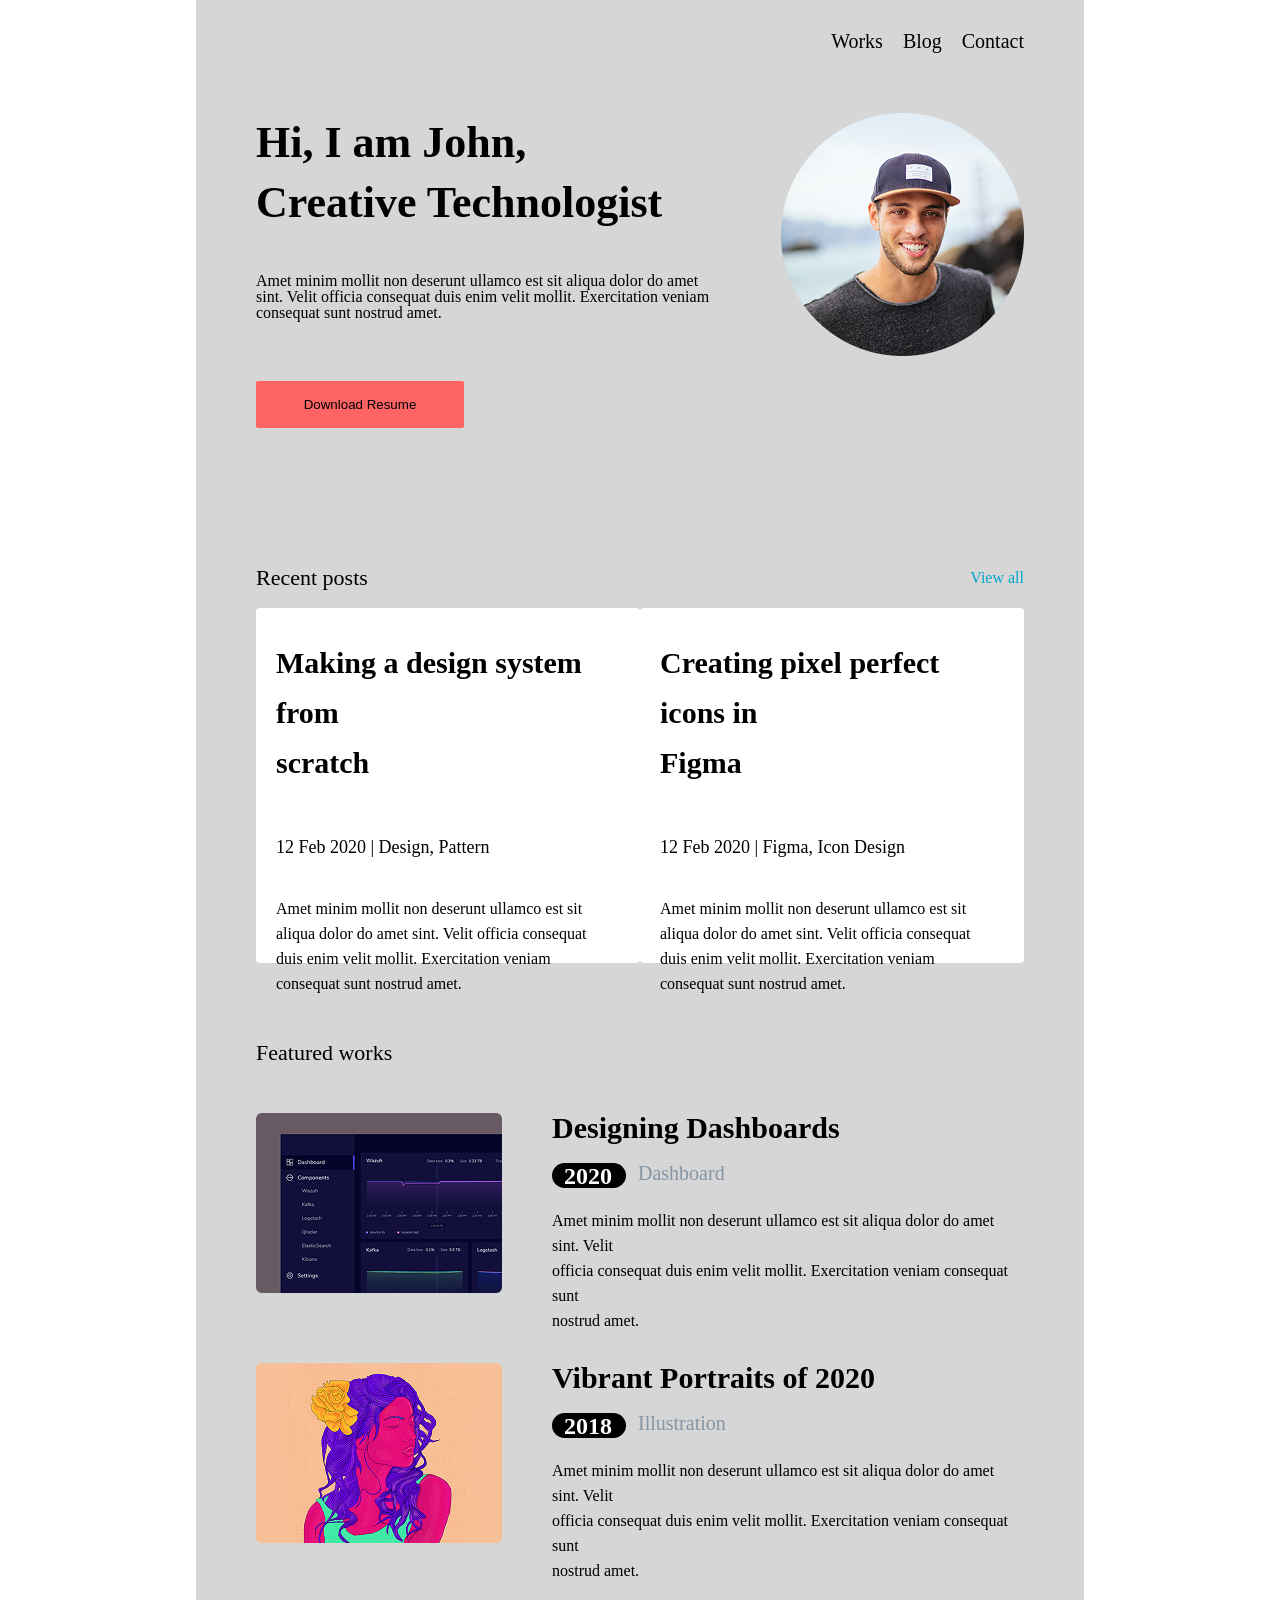
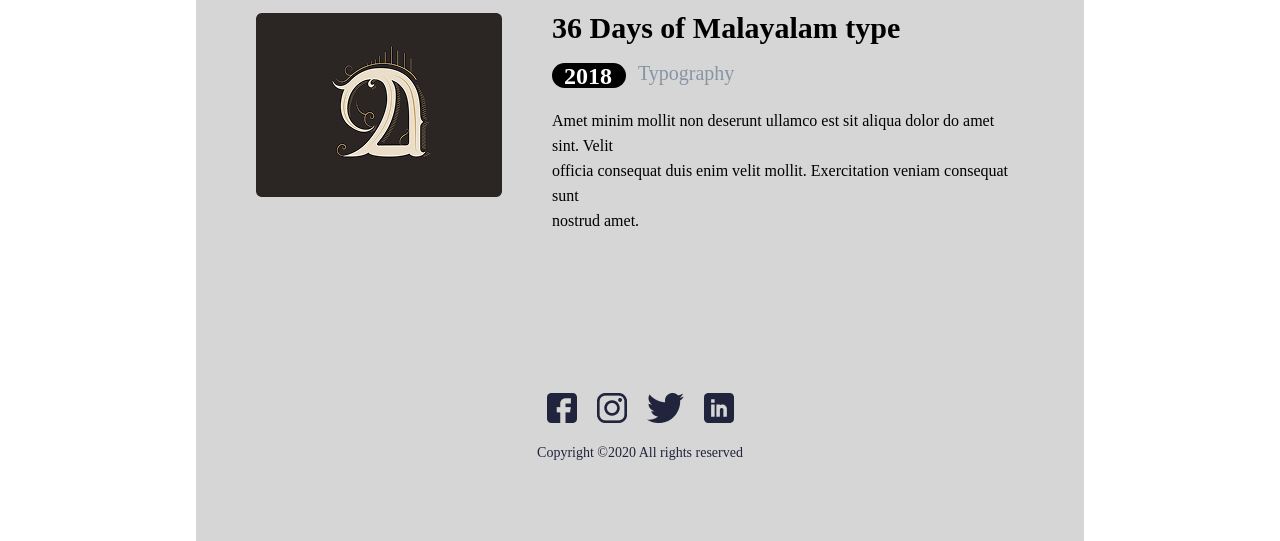
<file: index.html>
<!doctype html>
<html lang="en">
  <head>
    <meta charset="UTF-8" />
    <meta name="viewport" content="width=device-width, initial-scale=1.0" />
    <title>Document</title>
    <link rel="stylesheet" href="./style.css" />
  </head>
  <body>
    <header id="header">
      <div class="conteiner">
        <div class="header">
          <a href="./works.html">Works</a>
          <a href="blog.html">Blog</a>
          <a href="contact.html">Contact</a>
        </div>
      </div>
    </header>
    <section id="minim">
      <div class="conteiner">
        <div class="minim">
          <div class="text">
            <h1>Hi, I am John, <br />Creative Technologist</h1>
            <p>
              Amet minim mollit non deserunt ullamco est sit aliqua dolor do
              amet <br />sint. Velit officia consequat duis enim velit mollit.
              Exercitation veniam <br />consequat sunt nostrud amet.
            </p>
            <button>Download Resume</button>
          </div>
          <div class="foto">
            <img src="./img/Ellipse 1.png" alt="" />
          </div>
        </div>
      </div>
    </section>
    <section id="posts">
      <div class="conteiner">
        <div class="posts">
          <div class="head">
            <h3>Recent posts</h3>
            <h4>View all</h4>
          </div>
          <div class="block">
            <div class="der">
              <h1>Making a design system from <br />scratch</h1>
              <h4>12 Feb 2020 | Design, Pattern</h4>
              <p>
                Amet minim mollit non deserunt ullamco est sit <br />aliqua
                dolor do amet sint. Velit officia consequat <br />duis enim
                velit mollit. Exercitation veniam <br />consequat sunt nostrud
                amet.
              </p>
            </div>
            <div class="der">
              <h1>Creating pixel perfect icons in <br />Figma</h1>
              <h4>12 Feb 2020 | Figma, Icon Design</h4>
              <p>
                Amet minim mollit non deserunt ullamco est sit <br />aliqua
                dolor do amet sint. Velit officia consequat <br />duis enim
                velit mollit. Exercitation veniam <br />consequat sunt nostrud
                amet.
              </p>
            </div>
          </div>
        </div>
      </div>
    </section>
    <section id="work">
      <div class="conteiner">
        <div class="work">
          <h1>Featured works</h1>
          <div class="workNav">
            <div class="type">
              <div class="photo">
                <img src="./img/Rectangle 30.png" alt="" />
              </div>
              <div class="text">
                <h1>Designing Dashboards</h1>
                <div class="teh">
                  <h2>2020</h2>
                  <h3>Dashboard</h3>
                </div>
                <p>
                  Amet minim mollit non deserunt ullamco est sit aliqua dolor do
                  amet sint. Velit <br />officia consequat duis enim velit
                  mollit. Exercitation veniam consequat sunt <br />nostrud amet.
                </p>
              </div>
            </div>
            <div class="type">
              <div class="photo">
                <img src="./img/Rectangle 32.png" alt="" />
              </div>
              <div class="text">
                <h1>Vibrant Portraits of 2020</h1>
                <div class="teh">
                  <h2>2018</h2>
                  <h3>Illustration</h3>
                </div>
                <p>
                  Amet minim mollit non deserunt ullamco est sit aliqua dolor do
                  amet sint. Velit <br />officia consequat duis enim velit
                  mollit. Exercitation veniam consequat sunt <br />nostrud amet.
                </p>
              </div>
            </div>
            <div class="type">
              <div class="photo">
                <img src="./img/Rectangle 34.png" alt="" />
              </div>
              <div class="text">
                <h1>36 Days of Malayalam type</h1>
                <div class="teh">
                  <h2>2018</h2>
                  <h3>Typography</h3>
                </div>
                <p>
                  Amet minim mollit non deserunt ullamco est sit aliqua dolor do
                  amet sint. Velit <br />officia consequat duis enim velit
                  mollit. Exercitation veniam consequat sunt <br />nostrud amet.
                </p>
              </div>
            </div>
          </div>
        </div>
      </div>
    </section>
    <footer id="footer">
      <div class="conteiner">
        <div class="footer">
          <div class="footerNav">
            <img src="./img/fb.png" alt="" />
            <img src="./img/insta.png" alt="" />
            <img src="./img/Group (1).png" alt="" />
            <img src="./img/Linkedin.png" alt="" />
          </div>
          <div class="footerNiv">
            <a href="#">Copyright ©2020 All rights reserved </a>
          </div>
        </div>
      </div>
    </footer>
  </body>
</html>
</file>
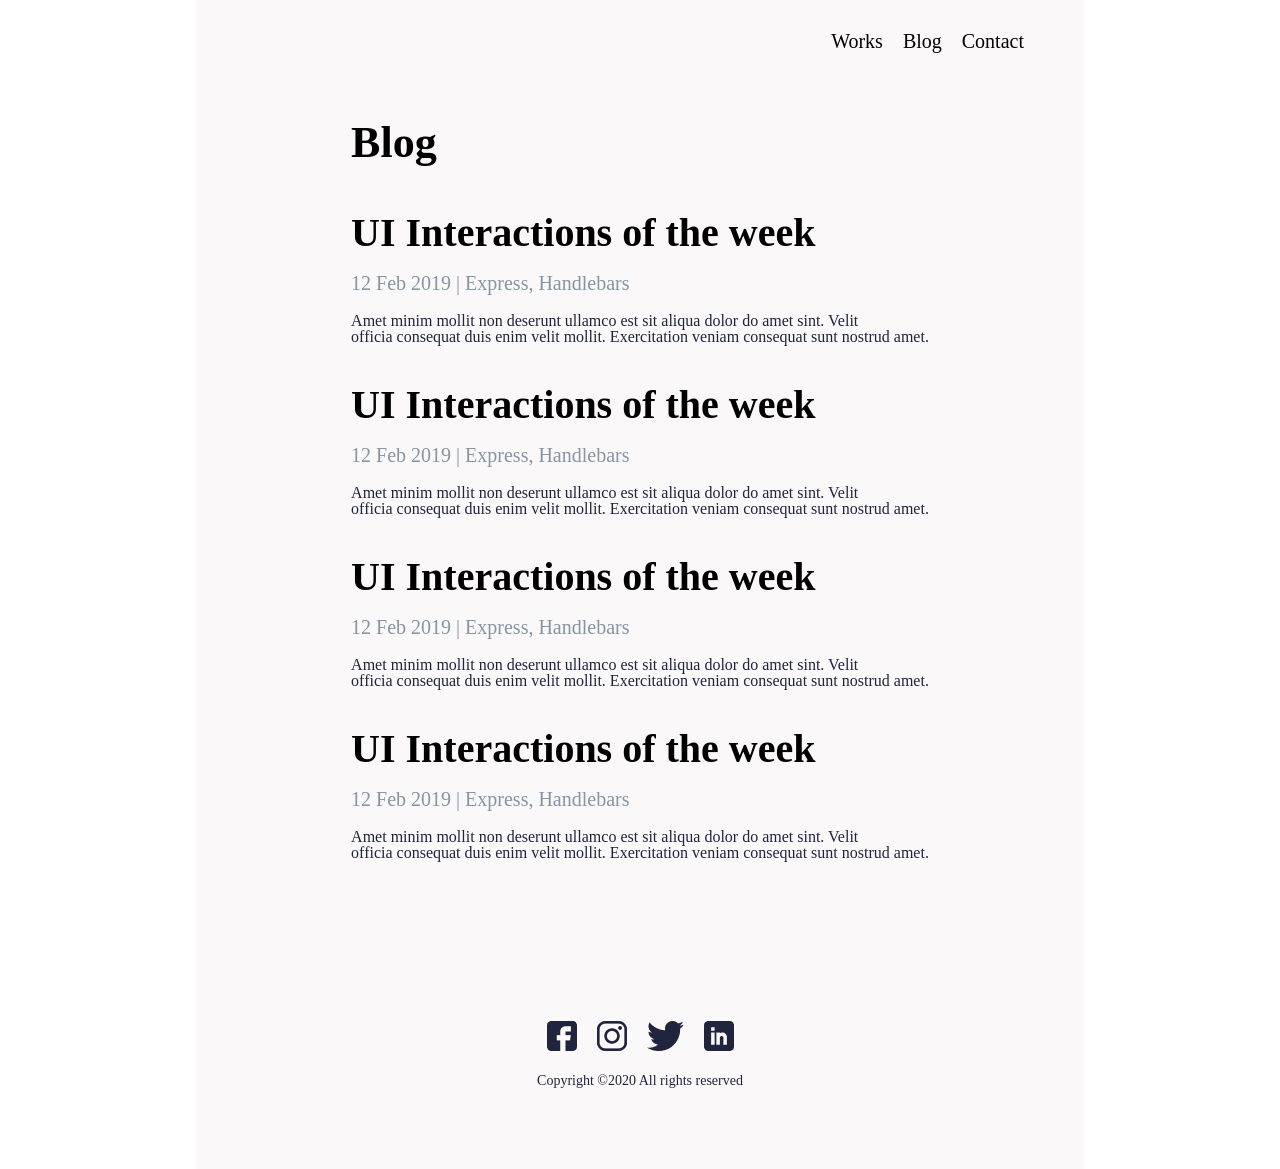
<file: blog.html>
<!doctype html>
<html lang="en">
  <head>
    <meta charset="UTF-8" />
    <meta name="viewport" content="width=device-width, initial-scale=1.0" />
    <title>Document</title>
    <link rel="stylesheet" href="./blog.css" />
  </head>
  <body>
    <header id="header">
      <div class="conteiner">
        <div class="header">
          <a href="works.html">Works</a>
          <a href="index.html">Blog</a>
          <a href="#">Contact</a>
        </div>
      </div>
    </header>
    <section id="hero">
      <div class="conteiner">
        <div class="hero">
          <div class="heroNav">
            <div class="h">
              <h1>Blog</h1>
            </div>
            <div class="text">
              <h1>UI Interactions of the week</h1>
              <h4>12 Feb 2019 | Express, Handlebars</h4>
              <p>
                Amet minim mollit non deserunt ullamco est sit aliqua dolor do
                amet sint. Velit
                <br />officia consequat duis enim velit mollit. Exercitation
                veniam consequat sunt nostrud amet.
              </p>
            </div>
            <div class="text">
              <h1>UI Interactions of the week</h1>
              <h4>12 Feb 2019 | Express, Handlebars</h4>
              <p>
                Amet minim mollit non deserunt ullamco est sit aliqua dolor do
                amet sint. Velit
                <br />officia consequat duis enim velit mollit. Exercitation
                veniam consequat sunt nostrud amet.
              </p>
            </div>
            <div class="text">
              <h1>UI Interactions of the week</h1>
              <h4>12 Feb 2019 | Express, Handlebars</h4>
              <p>
                Amet minim mollit non deserunt ullamco est sit aliqua dolor do
                amet sint. Velit
                <br />officia consequat duis enim velit mollit. Exercitation
                veniam consequat sunt nostrud amet.
              </p>
            </div>
            <div class="text">
              <h1>UI Interactions of the week</h1>
              <h4>12 Feb 2019 | Express, Handlebars</h4>
              <p>
                Amet minim mollit non deserunt ullamco est sit aliqua dolor do
                amet sint. Velit
                <br />officia consequat duis enim velit mollit. Exercitation
                veniam consequat sunt nostrud amet.
              </p>
            </div>
          </div>
        </div>
      </div>
    </section>
    <footer id="footer">
      <div class="conteiner">
        <div class="footer">
          <div class="footerNav">
            <img src="./img/fb.png" alt="" />
            <img src="./img/insta.png" alt="" />
            <img src="./img/Group (1).png" alt="" />
            <img src="./img/Linkedin.png" alt="" />
          </div>
          <div class="footerNiv">
            <a href="#">Copyright ©2020 All rights reserved </a>
          </div>
        </div>
      </div>
    </footer>
  </body>
</html>
</file>
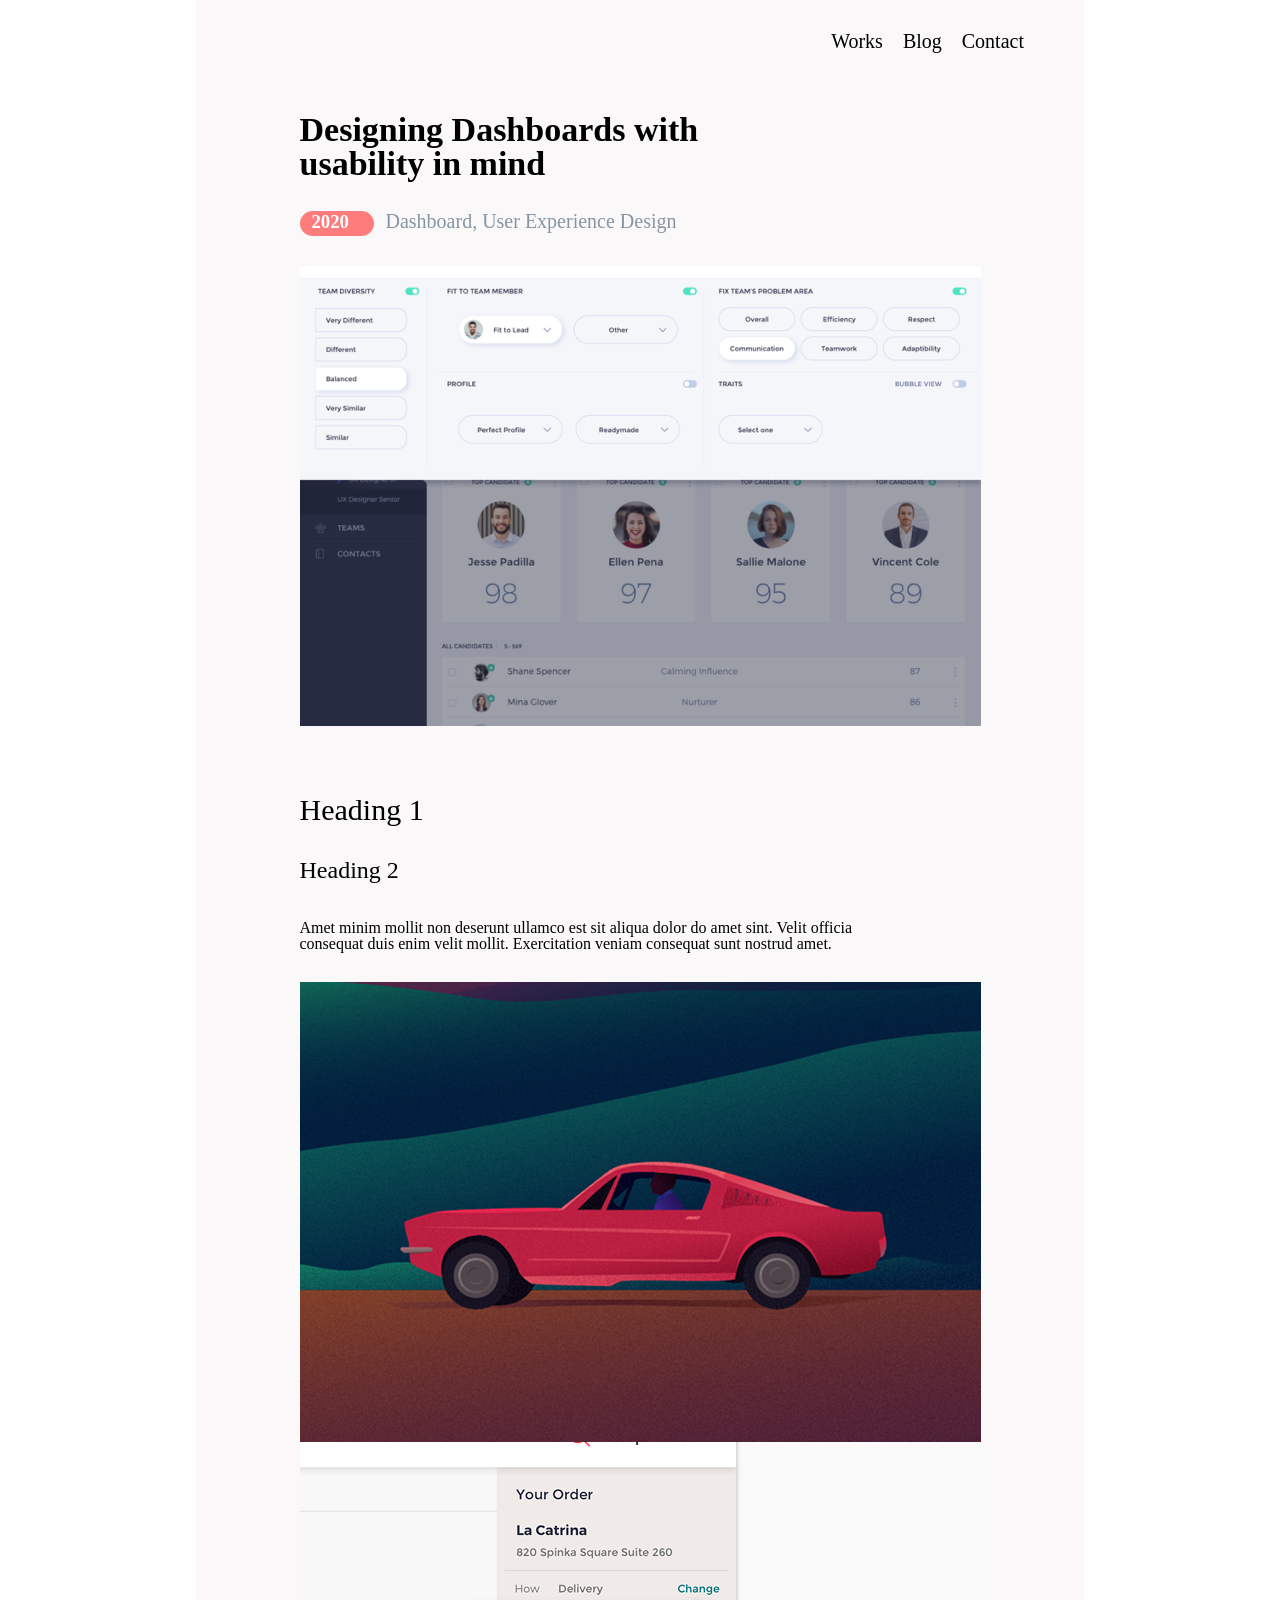
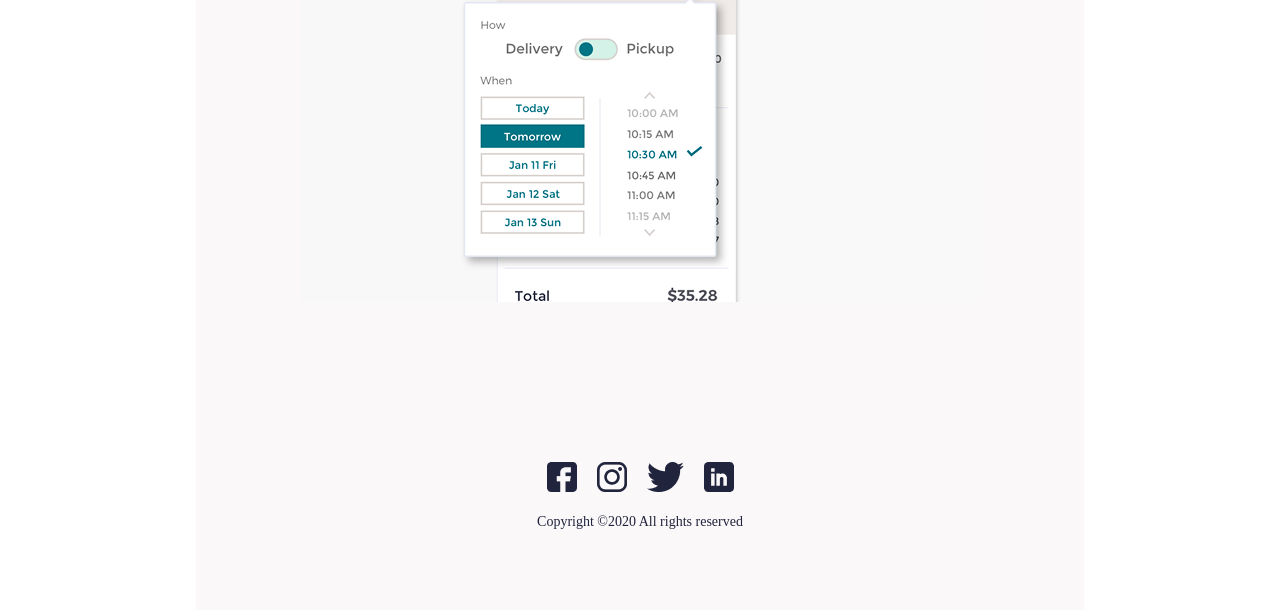
<file: contact.html>
<!doctype html>
<html lang="en">
  <head>
    <meta charset="UTF-8" />
    <meta name="viewport" content="width=device-width, initial-scale=1.0" />
    <title>Document</title>
    <link rel="stylesheet" href="./contact.css" />
  </head>
  <body>
    <header id="header">
      <div class="conteiner">
        <div class="header">
          <a href="works.html">Works</a>
          <a href="blog.html">Blog</a>
          <a href="index.html">Contact</a>
        </div>
      </div>
    </header>
    <section id="hero">
      <div class="conteiner">
        <div class="hero">
          <div class="heroNav">
            <div class="one">
              <h1>Designing Dashboards with <br />usability in mind</h1>
              <div class="text">
                <h3>2020</h3>
                <h4>Dashboard, User Experience Design</h4>
              </div>
              <img src="./img/Rectangle 4.png" alt="" />
            </div>
            <div class="two">
              <h1>Heading 1</h1>
              <h2>Heading 2</h2>
              <p>
                Amet minim mollit non deserunt ullamco est sit aliqua dolor do
                amet sint. Velit officia <br />consequat duis enim velit mollit.
                Exercitation veniam consequat sunt nostrud amet.
              </p>
              <img src="./img/Rectangle 5 (1).png" alt="" />
              <img src="./img/Rectangle 6.png" alt="" />
            </div>
          </div>
        </div>
      </div>
    </section>
     <footer id="footer">
      <div class="conteiner">
        <div class="footer">
          <div class="footerNav">
            <img src="./img/fb.png" alt="" />
            <img src="./img/insta.png" alt="" />
            <img src="./img/Group (1).png" alt="" />
            <img src="./img/Linkedin.png" alt="" />
          </div>
          <div class="footerNiv">
            <a href="#">Copyright ©2020 All rights reserved </a>
          </div>
        </div>
      </div>
    </footer>
  </body>
</html>
</file>
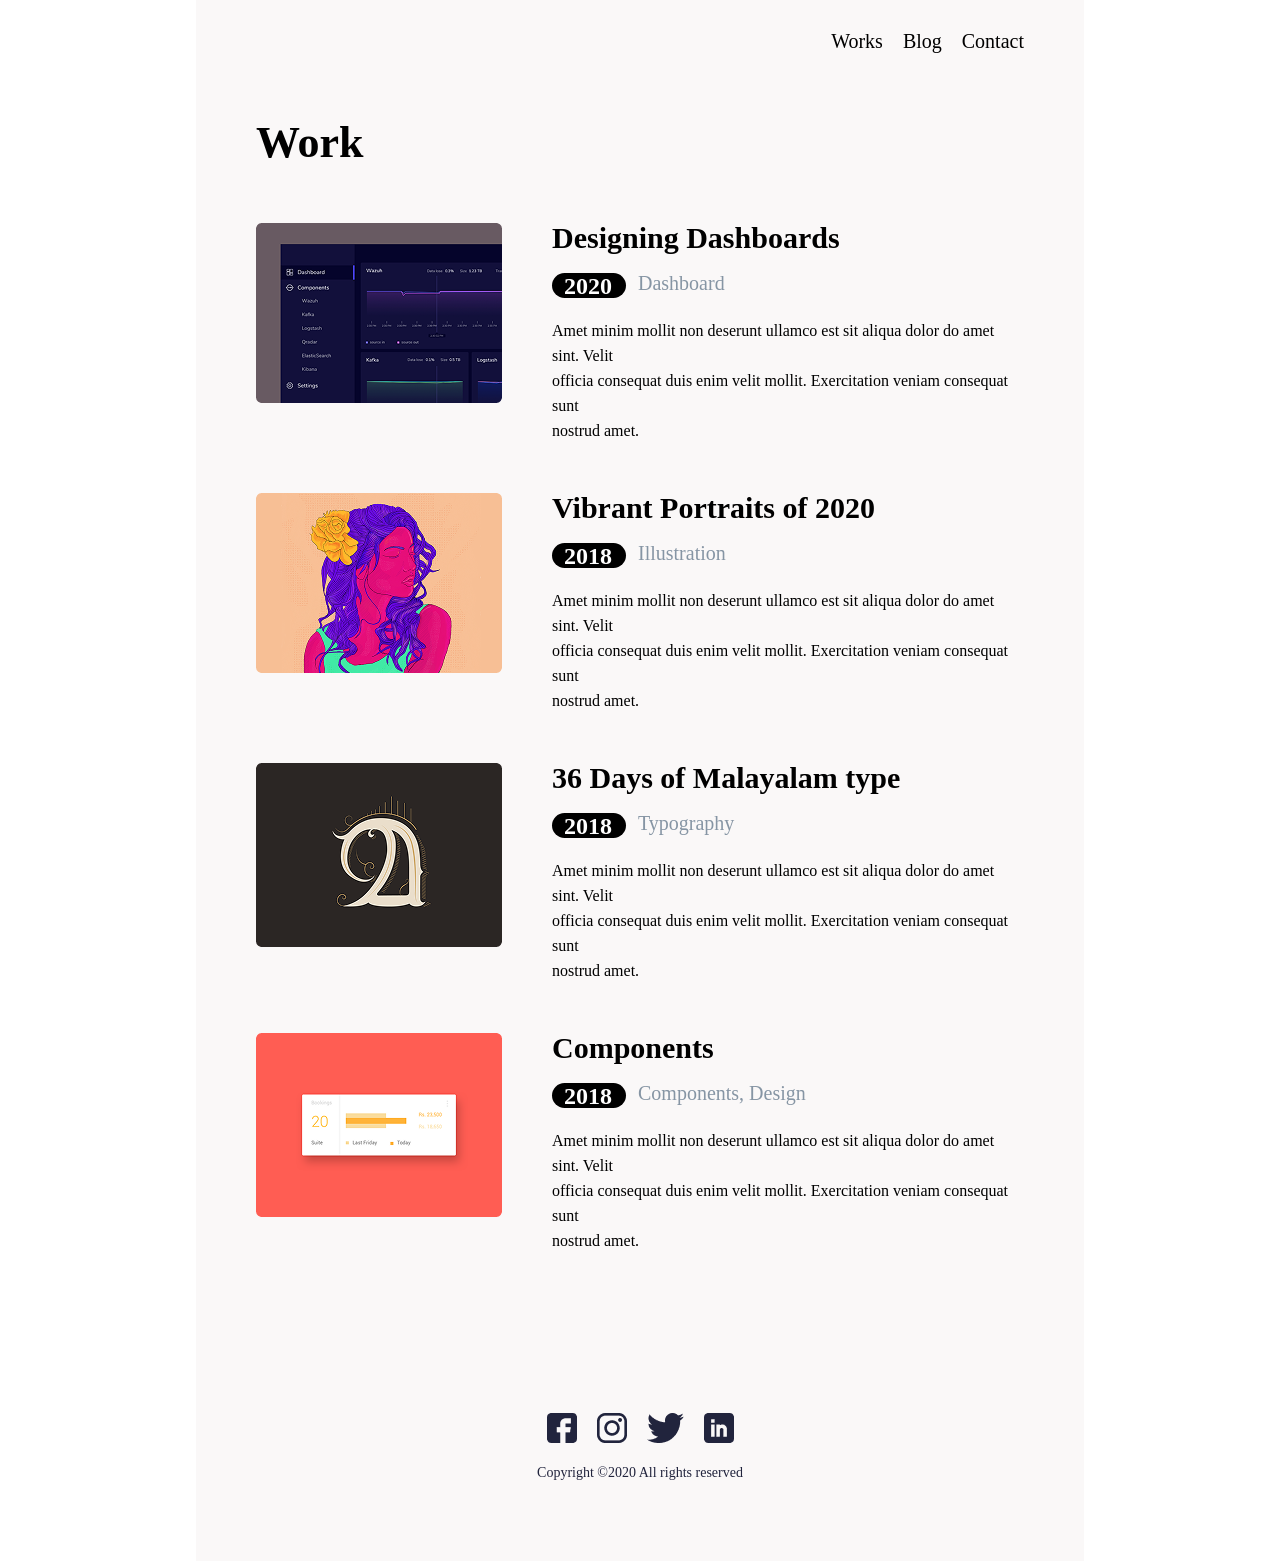
<file: works.html>
<!doctype html>
<html lang="en">
  <head>
    <meta charset="UTF-8" />
    <meta name="viewport" content="width=device-width, initial-scale=1.0" />
    <title>Document</title>
    <link rel="stylesheet" href="./works.css" />
  </head>
  <body>
    <header id="header">
      <div class="conteiner">
        <div class="header">
          <a href="./index.html">Works</a>
          <a href="blog.html">Blog</a>
          <a href="contact.html">Contact</a>
        </div>
      </div>
    </header>
    <section id="hero">
      <div class="conteiner">
        <div class="hero">
          <div class="heroNav">
            <h1>Work</h1>
            <div class="card">
              <div class="photo">
                <img src="./img/Rectangle 30.png" alt="" />
              </div>
              <div class="text">
                <h1>Designing Dashboards</h1>
                <div class="teh">
                  <h2>2020</h2>
                  <h3>Dashboard</h3>
                </div>
                <p>
                  Amet minim mollit non deserunt ullamco est sit aliqua dolor do
                  amet sint. Velit <br />officia consequat duis enim velit
                  mollit. Exercitation veniam consequat sunt <br />nostrud amet.
                </p>
              </div>
            </div>
            <div class="card">
              <div class="photo">
                <img src="./img/Rectangle 32.png" alt="" />
              </div>
              <div class="text">
                <h1>Vibrant Portraits of 2020</h1>
                <div class="teh">
                  <h2>2018</h2>
                  <h3>Illustration</h3>
                </div>
                <p>
                  Amet minim mollit non deserunt ullamco est sit aliqua dolor do
                  amet sint. Velit <br />officia consequat duis enim velit
                  mollit. Exercitation veniam consequat sunt <br />nostrud amet.
                </p>
              </div>
            </div>
            <div class="card">
              <div class="photo">
                <img src="./img/Rectangle 34.png" alt="" />
              </div>
              <div class="text">
                <h1>36 Days of Malayalam type</h1>
                <div class="teh">
                  <h2>2018</h2>
                  <h3>Typography</h3>
                </div>
                <p>
                  Amet minim mollit non deserunt ullamco est sit aliqua dolor do
                  amet sint. Velit <br />officia consequat duis enim velit
                  mollit. Exercitation veniam consequat sunt <br />nostrud amet.
                </p>
              </div>
            </div>
            <div class="card">
              <div class="photo">
                <img src="./img/Rectangle 40.png" alt="" />
              </div>
              <div class="text">
                <h1>Components</h1>
                <div class="teh">
                  <h2>2018</h2>
                  <h3>Components, Design</h3>
                </div>
                <p>
                  Amet minim mollit non deserunt ullamco est sit aliqua dolor do
                  amet sint. Velit <br />officia consequat duis enim velit
                  mollit. Exercitation veniam consequat sunt <br />nostrud amet.
                </p>
              </div>
            </div>
          </div>
        </div>
      </div>
    </section>
    <footer id="footer">
      <div class="conteiner">
        <div class="footer">
          <div class="footerNav">
            <img src="./img/fb.png" alt="" />
            <img src="./img/insta.png" alt="" />
            <img src="./img/Group (1).png" alt="" />
            <img src="./img/Linkedin.png" alt="" />
          </div>
          <div class="footerNiv">
            <a href="#">Copyright ©2020 All rights reserved </a>
          </div>
        </div>
      </div>
    </footer>
  </body>
</html>
</file>
<file: style.css>
* {
  margin: 0;
  padding: 0;
}

.conteiner {
  width: 60%;
  margin: 0 auto;
  background-color: rgb(214, 214, 214);
  padding: 30px 60px 30px 60px;
}

a {
  text-decoration: none;
  color: rgb(0, 0, 0);
}
#header {
  .header {
    display: flex;
    justify-content: end;
    gap: 20px;
  }
  font-size: 20px;
}

.minim {
  display: flex;
  justify-content: space-between;
  padding-bottom: 60px;

  .text {
    h1 {
      font-family: Heebo;
      font-weight: 700;
      font-size: 44px;
      line-height: 60px;
      letter-spacing: 0px;
    }
    p {
      font-family: Heebo;
      font-weight: 400;
      font-size: 16px;
      line-height: 100%;
      letter-spacing: 0px;
      margin-top: 40px;
    }
    button {
      width: 208px;
      height: 47px;
      border: none;
      top: 477px;
      left: 148px;
      border-radius: 2px;
      background-color: #ff6464;
      margin-top: 60px;
    }
  }
}

.posts {
  .head {
    display: flex;
    justify-content: space-between;
    align-items: center;

    h3 {
      font-family: Heebo;
      font-weight: 400;
      font-size: 22px;
      line-height: 60px;
      letter-spacing: 0px;
      vertical-align: bottom;
    }
    h4 {
      font-family: Heebo;
      font-weight: 400;
      font-size: 16px;
      color: #00a8cc;
      line-height: 100%;
      letter-spacing: 0px;
      text-align: right;
    }
  }

  .block {
    display: flex;
    flex-direction: row;
    justify-content: space-between;
    .der {
      width: 418px;
      height: 295px;
      top: 664px;
      left: 148px;
      background-color: white;
      border-radius: 4px;
      padding: 30px 30px 30px 20px;

      h1 {
        font-family: Heebo;
        font-weight: 700;
        font-size: 30px;
        line-height: 50px;
        letter-spacing: 0px;
      }
      h4 {
        font-family: Heebo;
        font-weight: 400;
        font-size: 18px;
        line-height: 100%;
        letter-spacing: 0px;
        margin-top: 50px;
      }
      p {
        font-family: Heebo;
        font-weight: 400;
        font-size: 16px;
        line-height: 25px;
        letter-spacing: 0px;
        margin-top: 40px;
      }
    }
  }
}

.work {
  h1 {
    font-family: Heebo;
    font-weight: 400;
    font-size: 22px;
    line-height: 60px;
    letter-spacing: 0px;
  }
  .workNav {
    .type {
      display: flex;
      flex-direction: row;
      gap: 50px;
      margin-top: 30px;
      .text {
        h1 {
          font-family: Heebo;
          font-weight: 700;
          font-size: 30px;
          line-height: 100%;
          letter-spacing: 0px;
        }
        .teh {
          display: flex;
          flex-direction: row;
          margin-top: 20px;
          gap: 12px;
          h2 {
            width: 62px;
            height: 25px;
            top: 1141px;
            left: 410px;
            background-color: #000;
            color: white;
            border-radius: 16px;
            padding-left: 12px;
          }
          h3 {
            font-family: Heebo;
            font-weight: 400;
            font-size: 20px;
            color: #8695a4;
            line-height: 100%;
            letter-spacing: 0px;
          }
        }
        p {
          font-family: Heebo;
          font-weight: 400;
          font-size: 16px;
          margin-top: 20px;
          line-height: 25px;
          letter-spacing: 0px;
        }
      }
    }
  }
}

.footer {
  display: flex;
  justify-content: center;
  flex-direction: column;
  align-items: center;
  margin-top: 100px;

  .footerNav {
    display: flex;
    gap: 20px;
  }
  .footerNiv {
    margin-top: 20px;
    margin-bottom: 50px;
    a {
      font-family: Heebo;
      font-weight: 400;
      font-size: 14px;
      color: #21243D;
      line-height: 100%;
      letter-spacing: 0px;
      text-align: center;
      
    }
  }
}
</file>
<file: blog.css>
* {
  margin: 0;
  padding: 0;
}

.conteiner {
  width: 60%;
  margin: 0 auto;
  background-color: rgb(250, 248, 248);
  padding: 30px 60px 30px 60px;
}

a {
  text-decoration: none;
  color: rgb(0, 0, 0);
}
#header {
  .header {
    display: flex;
    justify-content: end;
    gap: 20px;
  }
  font-size: 20px;
}
.hero {
  display: flex;
  justify-content: space-around;

  .heroNav {
    .h {
      h1 {
        font-family: Heebo;
        font-weight: 700;
        font-size: 44px;
        line-height: 60px;
        letter-spacing: 0px;
      }
    }
    .text {
      h1 {
        font-family: Heebo;
        font-weight: 600;
        font-size: 40px;
        line-height: 100%;
        letter-spacing: 0px;
        margin-top: 40px;
      }
      h4 {
        font-family: Heebo;
        font-weight: 400;
        font-size: 20px;
        color: #8695a4;
        line-height: 100%;
        letter-spacing: 0px;
        margin-top: 20px;
      }
      p {
        font-family: Heebo;
        font-weight: 400;
        font-size: 16px;
        color: #21243d;
        line-height: 100%;
        letter-spacing: 0px;
        margin-top: 20px;
      }
    }
  }
}

.footer {
  display: flex;
  justify-content: center;
  flex-direction: column;
  align-items: center;
  margin-top: 100px;

  .footerNav {
    display: flex;
    gap: 20px;
  }
  .footerNiv {
    margin-top: 20px;
    margin-bottom: 50px;
    a {
      font-family: Heebo;
      font-weight: 400;
      font-size: 14px;
      color: #21243d;
      line-height: 100%;
      letter-spacing: 0px;
      text-align: center;
    }
  }
}
</file>
<file: contact.css>
* {
  margin: 0;
  padding: 0;
}

.conteiner {
  width: 60%;
  margin: 0 auto;
  background-color: rgb(250, 248, 248);
  padding: 30px 60px 30px 60px;
}

a {
  text-decoration: none;
  color: rgb(0, 0, 0);
}
#header {
  .header {
    display: flex;
    justify-content: end;
    gap: 20px;
  }
  font-size: 20px;
}

.heroNav {
  display: flex;
  justify-content: center;
  flex-direction: column;
  align-items: center;
  .one {
    h1 {
      font-family: Heebo;
      font-weight: 700;
      font-size: 34px;
      line-height: 100%;
      letter-spacing: 0px;
    }
    .text {
      display: flex;
      flex-direction: row;
      margin-top: 30px;
      margin-bottom: 30px;
      gap: 12px;
      h3 {
        width: 62px;
        height: 25px;
        top: 1141px;
        left: 410px;
        background-color: #ff7c7c;
        color: white;
        border-radius: 16px;
        padding-left: 12px;
      }
      h4 {
        font-family: Heebo;
        font-weight: 400;
        font-size: 20px;
        color: #8695a4;
        line-height: 100%;
        letter-spacing: 0px;
      }
    }
  }
  .two {
    display: flex;
    flex-direction: column;
    align-items: start;
    justify-content: center;
    h1 {
      font-family: Heebo;
      font-weight: 500;
      font-size: 30px;
      line-height: 60px;
      letter-spacing: 0px;
      margin-top: 50px;
    }
    h2 {
      font-family: Heebo;
      font-weight: 500;
      font-size: 24px;
      line-height: 60px;
      letter-spacing: 0px;
    }
    p {
      font-family: Heebo;
      font-weight: 400;
      font-size: 16px;
      line-height: 100%;
      letter-spacing: 0px;
      margin-top: 20px;
      margin-bottom: 30px;
    }
  }
}

.footer {
  display: flex;
  justify-content: center;
  flex-direction: column;
  align-items: center;
  margin-top: 100px;

  .footerNav {
    display: flex;
    gap: 20px;
  }
  .footerNiv {
    margin-top: 20px;
    margin-bottom: 50px;
    a {
      font-family: Heebo;
      font-weight: 400;
      font-size: 14px;
      color: #21243D;
      line-height: 100%;
      letter-spacing: 0px;
      text-align: center;
      
    }
  }
}
</file>
<file: works.css>
* {
  margin: 0;
  padding: 0;
}

.conteiner {
  width: 60%;
  margin: 0 auto;
  background-color: rgb(250, 248, 248);
  padding: 30px 60px 30px 60px;
}

a {
  text-decoration: none;
  color: rgb(0, 0, 0);
}
#header {
  .header {
    display: flex;
    justify-content: end;
    gap: 20px;
  }
  font-size: 20px;
}

.hero {
display: flex;
justify-content: center;
  .heroNav {
    h1 {
      font-family: Heebo;
      font-weight: 900;
      font-size: 44px;
      line-height: 60px;
      letter-spacing: 0px;
    }
    .card {
      display: flex;
      flex-direction: row;
      gap: 50px;
      margin-top: 50px;
      .text {
        h1 {
          font-family: Heebo;
          font-weight: 700;
          font-size: 30px;
          line-height: 100%;
          letter-spacing: 0px;
        }
        .teh {
          display: flex;
          flex-direction: row;
          margin-top: 20px;
          gap: 12px;
          h2 {
            width: 62px;
            height: 25px;
            top: 1141px;
            left: 410px;
            background-color: #000;
            color: white;
            border-radius: 16px;
            padding-left: 12px;
          }
          h3 {
            font-family: Heebo;
            font-weight: 400;
            font-size: 20px;
            color: #8695a4;
            line-height: 100%;
            letter-spacing: 0px;
          }
        }
        p {
          font-family: Heebo;
          font-weight: 400;
          font-size: 16px;
          margin-top: 20px;
          line-height: 25px;
          letter-spacing: 0px;
        }
      }
    }
  }
}

.footer {
  display: flex;
  justify-content: center;
  flex-direction: column;
  align-items: center;
  margin-top: 100px;

  .footerNav {
    display: flex;
    gap: 20px;
  }
  .footerNiv {
    margin-top: 20px;
    margin-bottom: 50px;
    a {
      font-family: Heebo;
      font-weight: 400;
      font-size: 14px;
      color: #21243D;
      line-height: 100%;
      letter-spacing: 0px;
      text-align: center;
      
    }
  }
}
</file>
